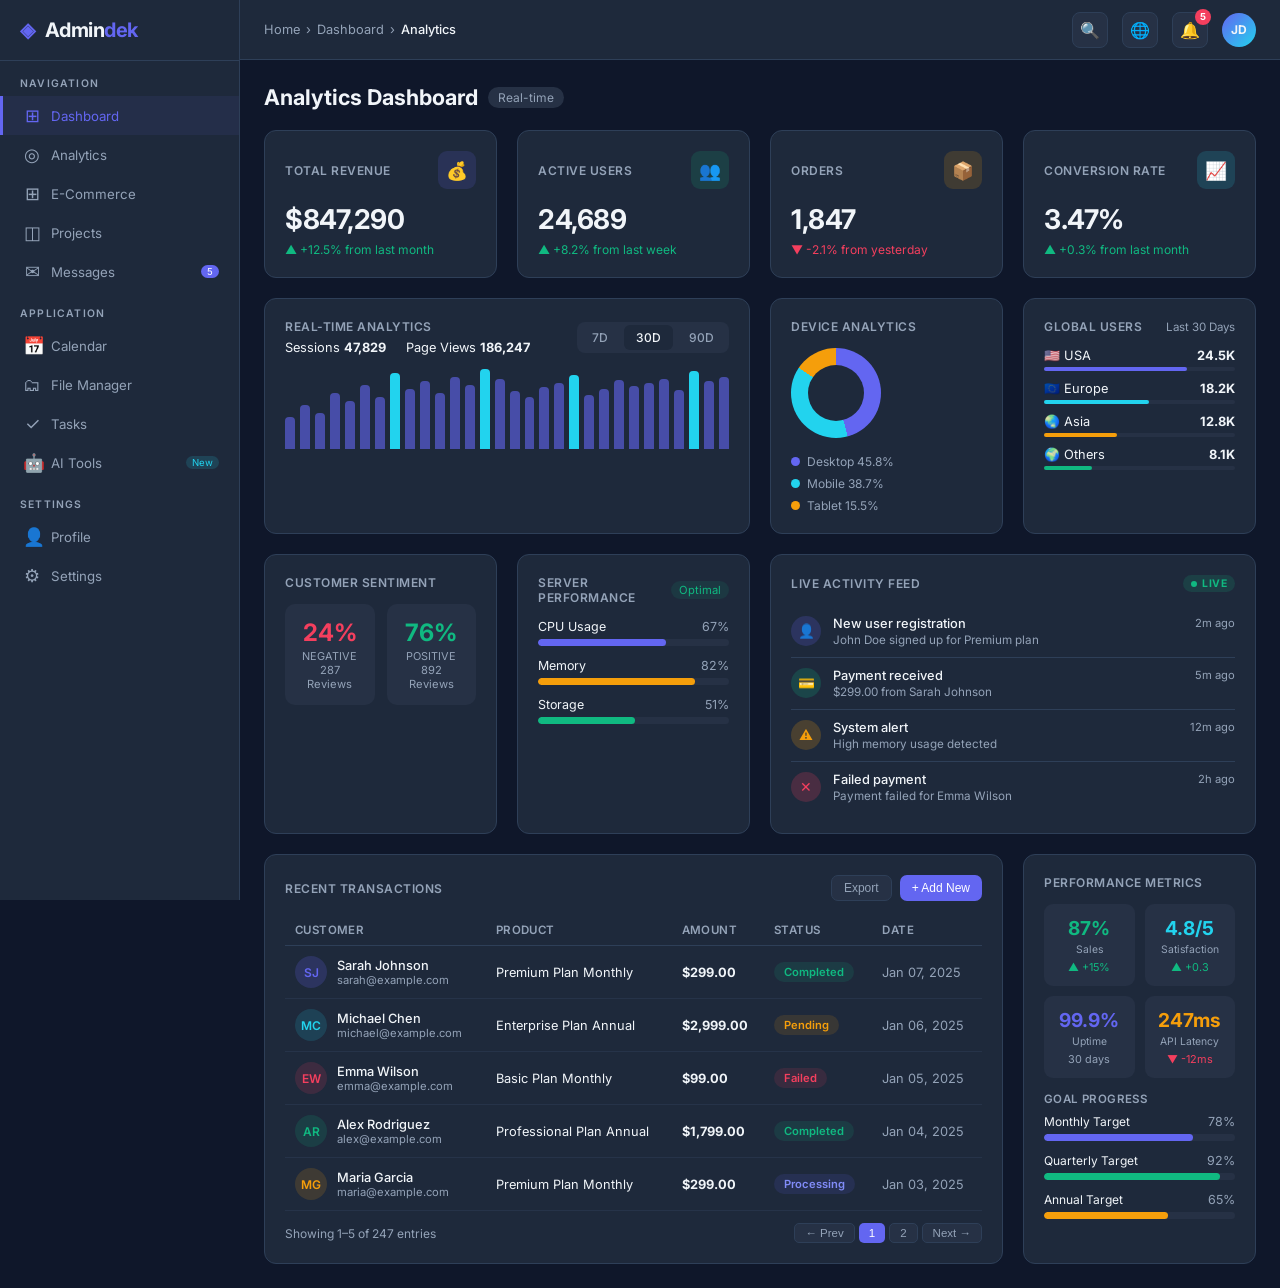
<file: admin/index.html>
<!DOCTYPE html>
<html lang="en">
<head>
<meta charset="UTF-8">
<meta name="viewport" content="width=device-width, initial-scale=1.0">
<title>Analytics Dashboard</title>
<link href="https://fonts.googleapis.com/css2?family=Inter:wght@300;400;500;600;700&display=swap" rel="stylesheet">
<link rel="stylesheet" href="style.css">
</head>
<body>

<!-- SIDEBAR -->
<aside class="sidebar">
  <div class="sidebar-logo">
    ◈ <span>Admin<b style="color:var(--accent)">dek</b></span>
  </div>
  <div class="nav-label">Navigation</div>
  <a class="nav-item active" href="#">
    <span class="nav-icon">⊞</span> Dashboard
  </a>
  <a class="nav-item" href="#">
    <span class="nav-icon">◎</span> Analytics
  </a>
  <a class="nav-item" href="#">
    <span class="nav-icon">⊞</span> E-Commerce
  </a>
  <a class="nav-item" href="#">
    <span class="nav-icon">◫</span> Projects
  </a>
  <a class="nav-item" href="#">
    <span class="nav-icon">✉</span> Messages
    <span style="margin-left:auto;background:var(--accent);color:#fff;font-size:.6rem;padding:1px 6px;border-radius:10px;">5</span>
  </a>
  <div class="nav-label">Application</div>
  <a class="nav-item" href="#">
    <span class="nav-icon">📅</span> Calendar
  </a>
  <a class="nav-item" href="#">
    <span class="nav-icon">🗂</span> File Manager
  </a>
  <a class="nav-item" href="#">
    <span class="nav-icon">✓</span> Tasks
  </a>
  <a class="nav-item" href="#">
    <span class="nav-icon">🤖</span> AI Tools
    <span style="margin-left:auto;background:rgba(34,211,238,.15);color:var(--accent2);font-size:.6rem;padding:1px 6px;border-radius:10px;">New</span>
  </a>
  <div class="nav-label">Settings</div>
  <a class="nav-item" href="#">
    <span class="nav-icon">👤</span> Profile
  </a>
  <a class="nav-item" href="#">
    <span class="nav-icon">⚙</span> Settings
  </a>
</aside>

<!-- HEADER -->
<header>
  <div class="breadcrumb">
    <span>Home</span> › <span>Dashboard</span> › <span>Analytics</span>
  </div>
  <div class="header-actions">
    <div class="btn-icon">🔍</div>
    <div class="btn-icon">🌐</div>
    <div class="btn-icon">🔔 <span class="badge">5</span></div>
    <div class="avatar">JD</div>
  </div>
</header>

<!-- MAIN CONTENT -->
<main>
  <div class="page-title">Analytics Dashboard <small>Real-time</small></div>

  <div class="dashboard-grid">

    <!-- STAT CARDS -->
    <div class="card stat-revenue">
      <div class="card-header">
        <div class="card-title">Total Revenue</div>
        <div class="card-icon" style="background:rgba(99,102,241,.15);color:var(--accent)">💰</div>
      </div>
      <div class="card-value">$847,290</div>
      <div class="card-delta up">▲ +12.5% from last month</div>
    </div>

    <div class="card stat-users">
      <div class="card-header">
        <div class="card-title">Active Users</div>
        <div class="card-icon" style="background:rgba(16,185,129,.15);color:var(--green)">👥</div>
      </div>
      <div class="card-value">24,689</div>
      <div class="card-delta up">▲ +8.2% from last week</div>
    </div>

    <div class="card stat-orders">
      <div class="card-header">
        <div class="card-title">Orders</div>
        <div class="card-icon" style="background:rgba(245,158,11,.15);color:var(--yellow)">📦</div>
      </div>
      <div class="card-value">1,847</div>
      <div class="card-delta down">▼ -2.1% from yesterday</div>
    </div>

    <div class="card stat-conv">
      <div class="card-header">
        <div class="card-title">Conversion Rate</div>
        <div class="card-icon" style="background:rgba(34,211,238,.15);color:var(--accent2)">📈</div>
      </div>
      <div class="card-value">3.47%</div>
      <div class="card-delta up">▲ +0.3% from last month</div>
    </div>

    <!-- ANALYTICS CHART -->
    <div class="card card-analytics">
      <div class="card-header">
        <div>
          <div class="card-title">Real-time Analytics</div>
          <div style="display:flex;gap:20px;margin-top:6px;font-size:0.8rem;">
            <span>Sessions <strong style="color:var(--text)">47,829</strong></span>
            <span>Page Views <strong style="color:var(--text)">186,247</strong></span>
          </div>
        </div>
        <div class="tab-group">
          <div class="tab">7D</div>
          <div class="tab active">30D</div>
          <div class="tab">90D</div>
        </div>
      </div>
      <div class="mini-chart">
        <div class="bar" style="height:40%"></div>
        <div class="bar" style="height:55%"></div>
        <div class="bar" style="height:45%"></div>
        <div class="bar" style="height:70%"></div>
        <div class="bar" style="height:60%"></div>
        <div class="bar" style="height:80%"></div>
        <div class="bar" style="height:65%"></div>
        <div class="bar hi" style="height:95%"></div>
        <div class="bar" style="height:75%"></div>
        <div class="bar" style="height:85%"></div>
        <div class="bar" style="height:70%"></div>
        <div class="bar" style="height:90%"></div>
        <div class="bar" style="height:80%"></div>
        <div class="bar hi" style="height:100%"></div>
        <div class="bar" style="height:88%"></div>
        <div class="bar" style="height:72%"></div>
        <div class="bar" style="height:65%"></div>
        <div class="bar" style="height:78%"></div>
        <div class="bar" style="height:82%"></div>
        <div class="bar hi" style="height:92%"></div>
        <div class="bar" style="height:68%"></div>
        <div class="bar" style="height:75%"></div>
        <div class="bar" style="height:86%"></div>
        <div class="bar" style="height:79%"></div>
        <div class="bar" style="height:83%"></div>
        <div class="bar" style="height:88%"></div>
        <div class="bar" style="height:74%"></div>
        <div class="bar hi" style="height:97%"></div>
        <div class="bar" style="height:85%"></div>
        <div class="bar" style="height:90%"></div>
      </div>
    </div>

    <!-- DEVICE ANALYTICS -->
    <div class="card card-device">
      <div class="card-header"><div class="card-title">Device Analytics</div></div>
      <div class="donut-wrap">
        <div class="donut"></div>
        <div class="legend">
          <div class="legend-item"><span class="dot" style="background:var(--accent)"></span>Desktop 45.8%</div>
          <div class="legend-item"><span class="dot" style="background:var(--accent2)"></span>Mobile 38.7%</div>
          <div class="legend-item"><span class="dot" style="background:var(--yellow)"></span>Tablet 15.5%</div>
        </div>
      </div>
    </div>

    <!-- GLOBAL DISTRIBUTION -->
    <div class="card card-globe">
      <div class="card-header"><div class="card-title">Global Users</div><span style="font-size:.72rem;color:var(--muted)">Last 30 Days</span></div>
      <div class="region-list">
        <div>
          <div class="region-row"><span>🇺🇸 USA</span><strong>24.5K</strong></div>
          <div class="region-bar" style="width:100%;background:var(--surface2)"><div class="region-bar" style="width:75%;background:var(--accent)"></div></div>
        </div>
        <div>
          <div class="region-row"><span>🇪🇺 Europe</span><strong>18.2K</strong></div>
          <div class="region-bar" style="width:100%;background:var(--surface2)"><div class="region-bar" style="width:55%;background:var(--accent2)"></div></div>
        </div>
        <div>
          <div class="region-row"><span>🌏 Asia</span><strong>12.8K</strong></div>
          <div class="region-bar" style="width:100%;background:var(--surface2)"><div class="region-bar" style="width:38%;background:var(--yellow)"></div></div>
        </div>
        <div>
          <div class="region-row"><span>🌍 Others</span><strong>8.1K</strong></div>
          <div class="region-bar" style="width:100%;background:var(--surface2)"><div class="region-bar" style="width:25%;background:var(--green)"></div></div>
        </div>
      </div>
    </div>

    <!-- SENTIMENT -->
    <div class="card card-sentiment">
      <div class="card-header"><div class="card-title">Customer Sentiment</div></div>
      <div class="sentiment-ring">
        <div class="sring">
          <div class="pct down">24%</div>
          <div class="lbl">NEGATIVE</div>
          <div class="sub">287 Reviews</div>
        </div>
        <div class="sring">
          <div class="pct up">76%</div>
          <div class="lbl">POSITIVE</div>
          <div class="sub">892 Reviews</div>
        </div>
      </div>
    </div>

    <!-- SERVER PERF -->
    <div class="card card-server">
      <div class="card-header">
        <div class="card-title">Server Performance</div>
        <span style="font-size:.7rem;color:var(--green);background:rgba(16,185,129,.1);padding:2px 8px;border-radius:20px;">Optimal</span>
      </div>
      <div class="perf-row">
        <div class="perf-label"><span>CPU Usage</span><span>67%</span></div>
        <div class="prog-track"><div class="prog-fill" style="width:67%;background:var(--accent)"></div></div>
      </div>
      <div class="perf-row">
        <div class="perf-label"><span>Memory</span><span>82%</span></div>
        <div class="prog-track"><div class="prog-fill" style="width:82%;background:var(--yellow)"></div></div>
      </div>
      <div class="perf-row">
        <div class="perf-label"><span>Storage</span><span>51%</span></div>
        <div class="prog-track"><div class="prog-fill" style="width:51%;background:var(--green)"></div></div>
      </div>
    </div>

    <!-- LIVE ACTIVITY -->
    <div class="card card-activity">
      <div class="card-header">
        <div class="card-title">Live Activity Feed</div>
        <span class="live-badge">Live</span>
      </div>
      <div class="activity-list">
        <div class="activity-item">
          <div class="a-dot" style="background:rgba(99,102,241,.2);color:var(--accent)">👤</div>
          <div class="a-body">
            <div class="a-title">New user registration</div>
            <div class="a-sub">John Doe signed up for Premium plan</div>
          </div>
          <div class="a-time">2m ago</div>
        </div>
        <div class="activity-item">
          <div class="a-dot" style="background:rgba(16,185,129,.2);color:var(--green)">💳</div>
          <div class="a-body">
            <div class="a-title">Payment received</div>
            <div class="a-sub">$299.00 from Sarah Johnson</div>
          </div>
          <div class="a-time">5m ago</div>
        </div>
        <div class="activity-item">
          <div class="a-dot" style="background:rgba(245,158,11,.2);color:var(--yellow)">⚠</div>
          <div class="a-body">
            <div class="a-title">System alert</div>
            <div class="a-sub">High memory usage detected</div>
          </div>
          <div class="a-time">12m ago</div>
        </div>
        <div class="activity-item">
          <div class="a-dot" style="background:rgba(244,63,94,.2);color:var(--red)">✕</div>
          <div class="a-body">
            <div class="a-title">Failed payment</div>
            <div class="a-sub">Payment failed for Emma Wilson</div>
          </div>
          <div class="a-time">2h ago</div>
        </div>
      </div>
    </div>

    <!-- TRANSACTIONS TABLE -->
    <div class="card card-transactions">
      <div class="card-header">
        <div class="card-title">Recent Transactions</div>
        <div style="display:flex;gap:8px;">
          <button style="background:var(--surface2);border:1px solid var(--border);color:var(--muted);padding:5px 12px;border-radius:7px;font-size:.75rem;cursor:pointer;">Export</button>
          <button style="background:var(--accent);border:none;color:#fff;padding:5px 12px;border-radius:7px;font-size:.75rem;cursor:pointer;">+ Add New</button>
        </div>
      </div>
      <table>
        <thead>
          <tr>
            <th>Customer</th>
            <th>Product</th>
            <th>Amount</th>
            <th>Status</th>
            <th>Date</th>
          </tr>
        </thead>
        <tbody>
          <tr>
            <td><div class="user-cell"><div class="user-avatar" style="background:rgba(99,102,241,.2);color:var(--accent)">SJ</div><div><div class="user-name">Sarah Johnson</div><div class="user-email">sarah@example.com</div></div></div></td>
            <td>Premium Plan Monthly</td>
            <td><strong>$299.00</strong></td>
            <td><span class="status-badge s-completed">Completed</span></td>
            <td style="color:var(--muted)">Jan 07, 2025</td>
          </tr>
          <tr>
            <td><div class="user-cell"><div class="user-avatar" style="background:rgba(34,211,238,.15);color:var(--accent2)">MC</div><div><div class="user-name">Michael Chen</div><div class="user-email">michael@example.com</div></div></div></td>
            <td>Enterprise Plan Annual</td>
            <td><strong>$2,999.00</strong></td>
            <td><span class="status-badge s-pending">Pending</span></td>
            <td style="color:var(--muted)">Jan 06, 2025</td>
          </tr>
          <tr>
            <td><div class="user-cell"><div class="user-avatar" style="background:rgba(244,63,94,.15);color:var(--red)">EW</div><div><div class="user-name">Emma Wilson</div><div class="user-email">emma@example.com</div></div></div></td>
            <td>Basic Plan Monthly</td>
            <td><strong>$99.00</strong></td>
            <td><span class="status-badge s-failed">Failed</span></td>
            <td style="color:var(--muted)">Jan 05, 2025</td>
          </tr>
          <tr>
            <td><div class="user-cell"><div class="user-avatar" style="background:rgba(16,185,129,.15);color:var(--green)">AR</div><div><div class="user-name">Alex Rodriguez</div><div class="user-email">alex@example.com</div></div></div></td>
            <td>Professional Plan Annual</td>
            <td><strong>$1,799.00</strong></td>
            <td><span class="status-badge s-completed">Completed</span></td>
            <td style="color:var(--muted)">Jan 04, 2025</td>
          </tr>
          <tr>
            <td><div class="user-cell"><div class="user-avatar" style="background:rgba(245,158,11,.15);color:var(--yellow)">MG</div><div><div class="user-name">Maria Garcia</div><div class="user-email">maria@example.com</div></div></div></td>
            <td>Premium Plan Monthly</td>
            <td><strong>$299.00</strong></td>
            <td><span class="status-badge s-processing">Processing</span></td>
            <td style="color:var(--muted)">Jan 03, 2025</td>
          </tr>
        </tbody>
      </table>
      <div style="font-size:.75rem;color:var(--muted);margin-top:12px;display:flex;align-items:center;justify-content:space-between;">
        <span>Showing 1–5 of 247 entries</span>
        <div style="display:flex;gap:4px;">
          <button style="background:var(--surface2);border:1px solid var(--border);color:var(--muted);padding:3px 10px;border-radius:5px;cursor:pointer;font-size:.72rem;">← Prev</button>
          <button style="background:var(--accent);border:none;color:#fff;padding:3px 10px;border-radius:5px;cursor:pointer;font-size:.72rem;">1</button>
          <button style="background:var(--surface2);border:1px solid var(--border);color:var(--muted);padding:3px 10px;border-radius:5px;cursor:pointer;font-size:.72rem;">2</button>
          <button style="background:var(--surface2);border:1px solid var(--border);color:var(--muted);padding:3px 10px;border-radius:5px;cursor:pointer;font-size:.72rem;">Next →</button>
        </div>
      </div>
    </div>

    <!-- PERFORMANCE METRICS -->
    <div class="card card-metrics">
      <div class="card-header"><div class="card-title">Performance Metrics</div></div>
      <div class="metrics-grid">
        <div class="metric-tile">
          <div class="metric-val" style="color:var(--green)">87%</div>
          <div class="metric-lbl">Sales</div>
          <div class="metric-delta up">▲ +15%</div>
        </div>
        <div class="metric-tile">
          <div class="metric-val" style="color:var(--accent2)">4.8/5</div>
          <div class="metric-lbl">Satisfaction</div>
          <div class="metric-delta up">▲ +0.3</div>
        </div>
        <div class="metric-tile">
          <div class="metric-val" style="color:var(--accent)">99.9%</div>
          <div class="metric-lbl">Uptime</div>
          <div class="metric-delta" style="color:var(--muted)">30 days</div>
        </div>
        <div class="metric-tile">
          <div class="metric-val" style="color:var(--yellow)">247ms</div>
          <div class="metric-lbl">API Latency</div>
          <div class="metric-delta down">▼ -12ms</div>
        </div>
      </div>
      <div style="margin-top:14px;">
        <div style="font-size:.72rem;color:var(--muted);margin-bottom:8px;font-weight:600;text-transform:uppercase;letter-spacing:.4px;">Goal Progress</div>
        <div class="perf-row">
          <div class="perf-label"><span style="font-size:.75rem">Monthly Target</span><span>78%</span></div>
          <div class="prog-track"><div class="prog-fill" style="width:78%;background:var(--accent)"></div></div>
        </div>
        <div class="perf-row">
          <div class="perf-label"><span style="font-size:.75rem">Quarterly Target</span><span>92%</span></div>
          <div class="prog-track"><div class="prog-fill" style="width:92%;background:var(--green)"></div></div>
        </div>
        <div class="perf-row">
          <div class="perf-label"><span style="font-size:.75rem">Annual Target</span><span>65%</span></div>
          <div class="prog-track"><div class="prog-fill" style="width:65%;background:var(--yellow)"></div></div>
        </div>
      </div>
    </div>

  </div><!-- /dashboard-grid -->
</main>

</body>
</html>
</file>
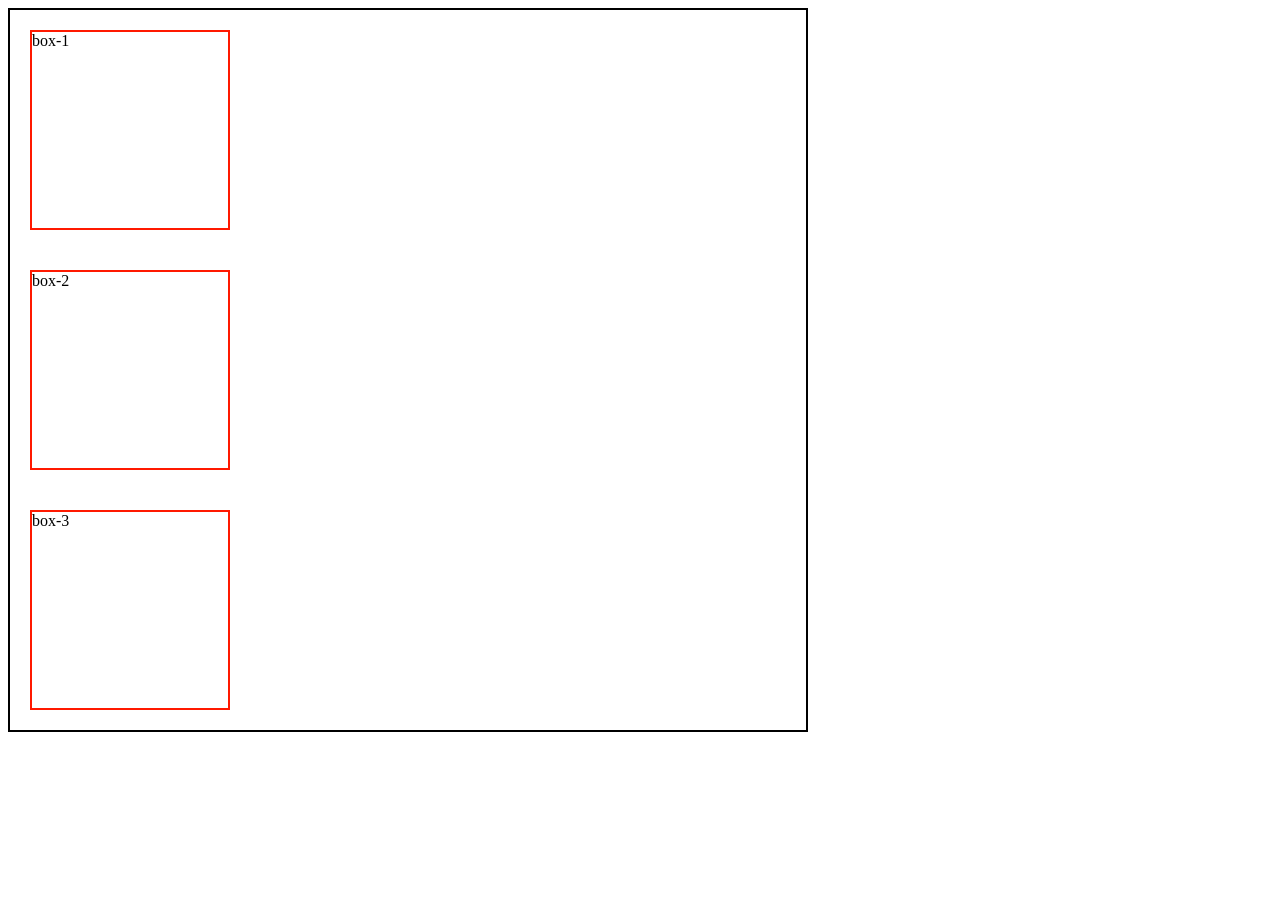
<file: Flex/index.html>
<!DOCTYPE html>
<html lang="en">
<head>
  <meta charset="UTF-8">
  <meta name="viewport" content="width=device-width, initial-scale=1.0">
  <title>Flex</title>
  <link rel="stylesheet" href="style.css">
</head>
<body>
<div class="container">
  <div class="box" id="box-1">box-1</div>
  <div class="box" id="box-1">box-2</div>
  <div class="box" id="box-1">box-3</div>
</div>
</body>
</html>
</file>
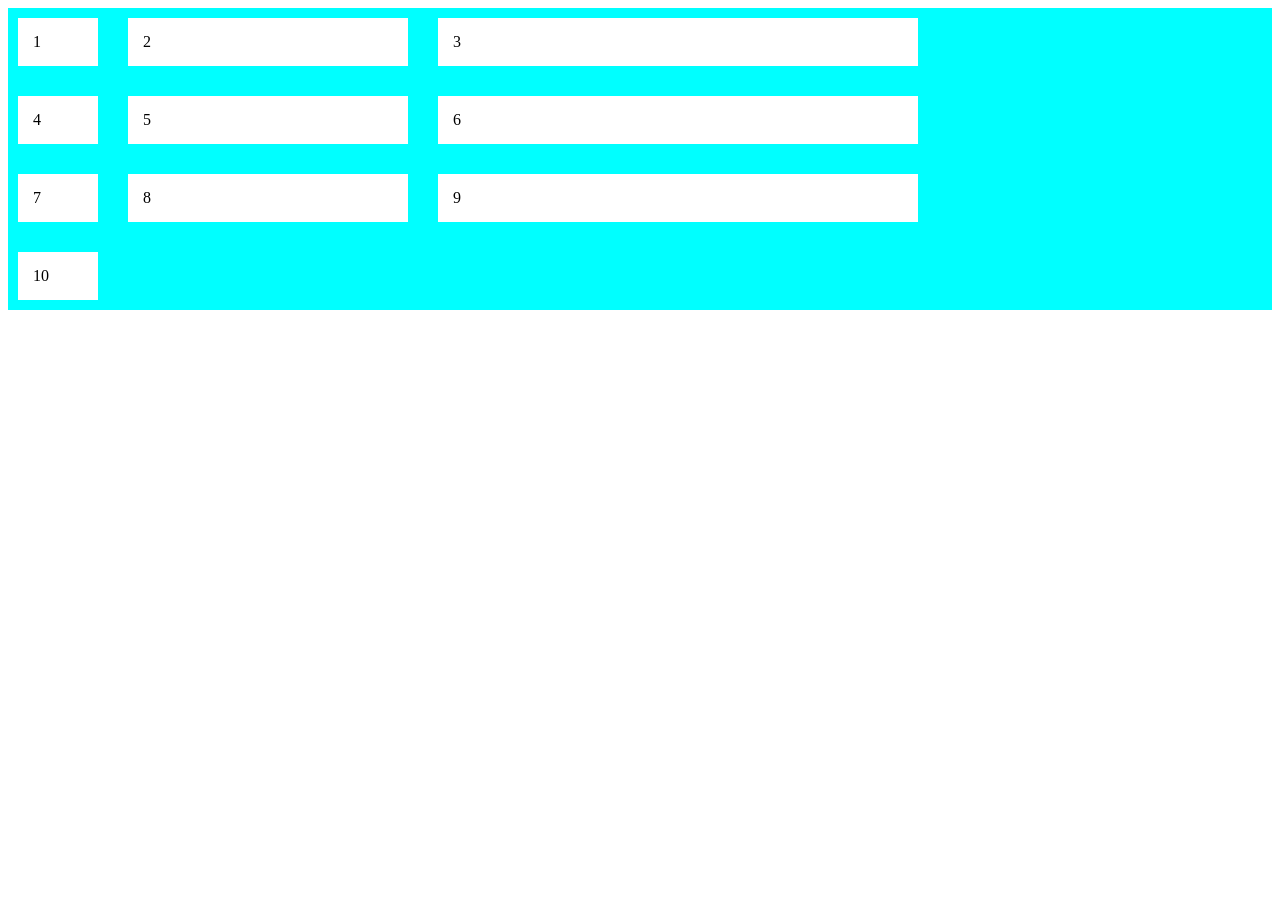
<file: GRID/index.html>
<!DOCTYPE html>
<html lang="en">
<head>
  <meta charset="UTF-8">
  <meta name="viewport" content="width=device-width, initial-scale=1.0">
  <title>Grid</title>
  <link rel="stylesheet" href="style.css">
</head>
<body>
  <div class="grid">
      <div class="txt">1</div>
      <div class="txt">2</div>
      <div class="txt">3</div>
      <div class="txt">4</div>
      <div class="txt">5</div>
      <div class="txt">6</div>
      <div class="txt">7</div>
      <div class="txt">8</div>
      <div class="txt">9</div>
      <div class="txt">10</div>
      
  </div>
</body>
</html>
</file>
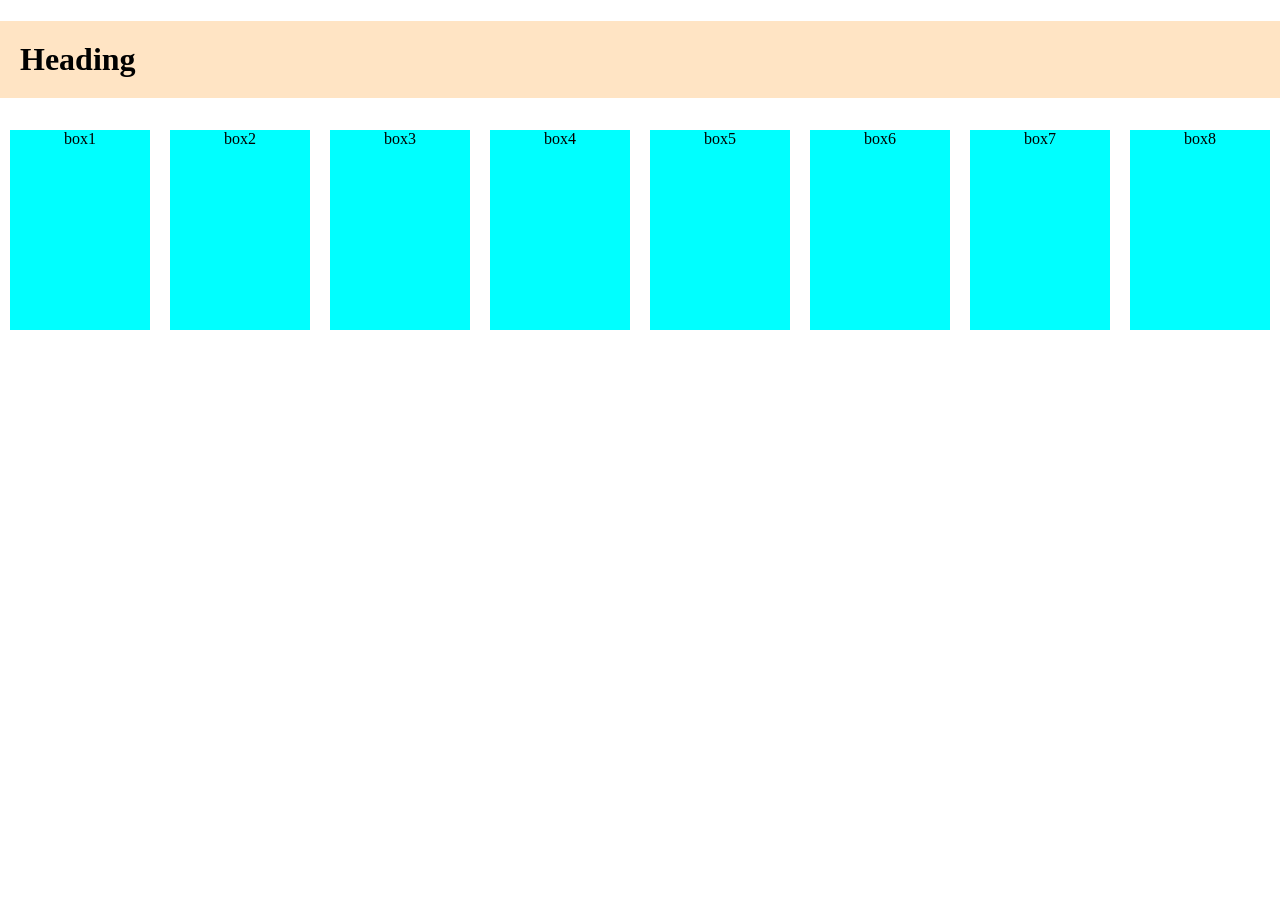
<file: media/index.html>
<!DOCTYPE html>
<html lang="en">
<head>
  <meta charset="UTF-8">
  <meta name="viewport" content="width=device-width, initial-scale=1.0">
  <title>Box</title>
  <link rel="stylesheet" href="style.css">
</head>
<body>

  <div class="head">
    <h1>Heading</h1>
  </div>

  <div class="main">
    <div class="box">box1</div>
    <div class="box">box2</div>
    <div class="box">box3</div>
    <div class="box">box4</div>
    <div class="box">box5</div>
    <div class="box">box6</div>
    <div class="box">box7</div>
    <div class="box">box8</div>
  </div>
</body>
</html>
</file>
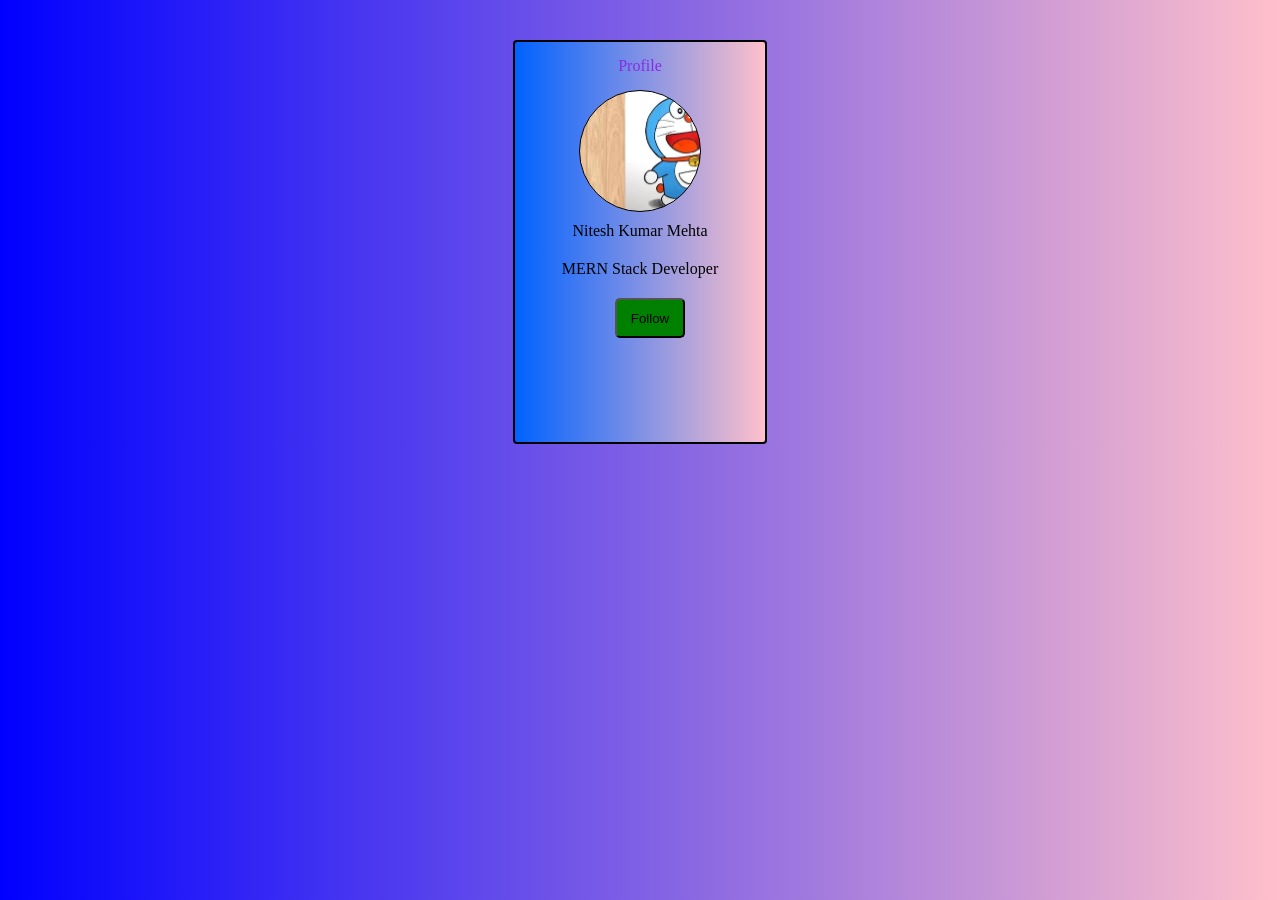
<file: Profile Card/index.html>
<!DOCTYPE html>
<html lang="en">
<head>
  <meta charset="UTF-8">
  <meta name="viewport" content="width=device-width, initial-scale=1.0">
  <title>Profile Card</title>
  <link rel="stylesheet" href="style.css">
</head>
<body>
  <div class="card">
    <div class="profile">Profile</div>
    <div class="image">
      
    </div>
    <div class="name">Nitesh Kumar Mehta</div>
    <div class="stack">MERN Stack Developer</div>
    <div>
      <button class="btn">Follow</button>
    </div>
  </div>
</body>
</html>
</file>
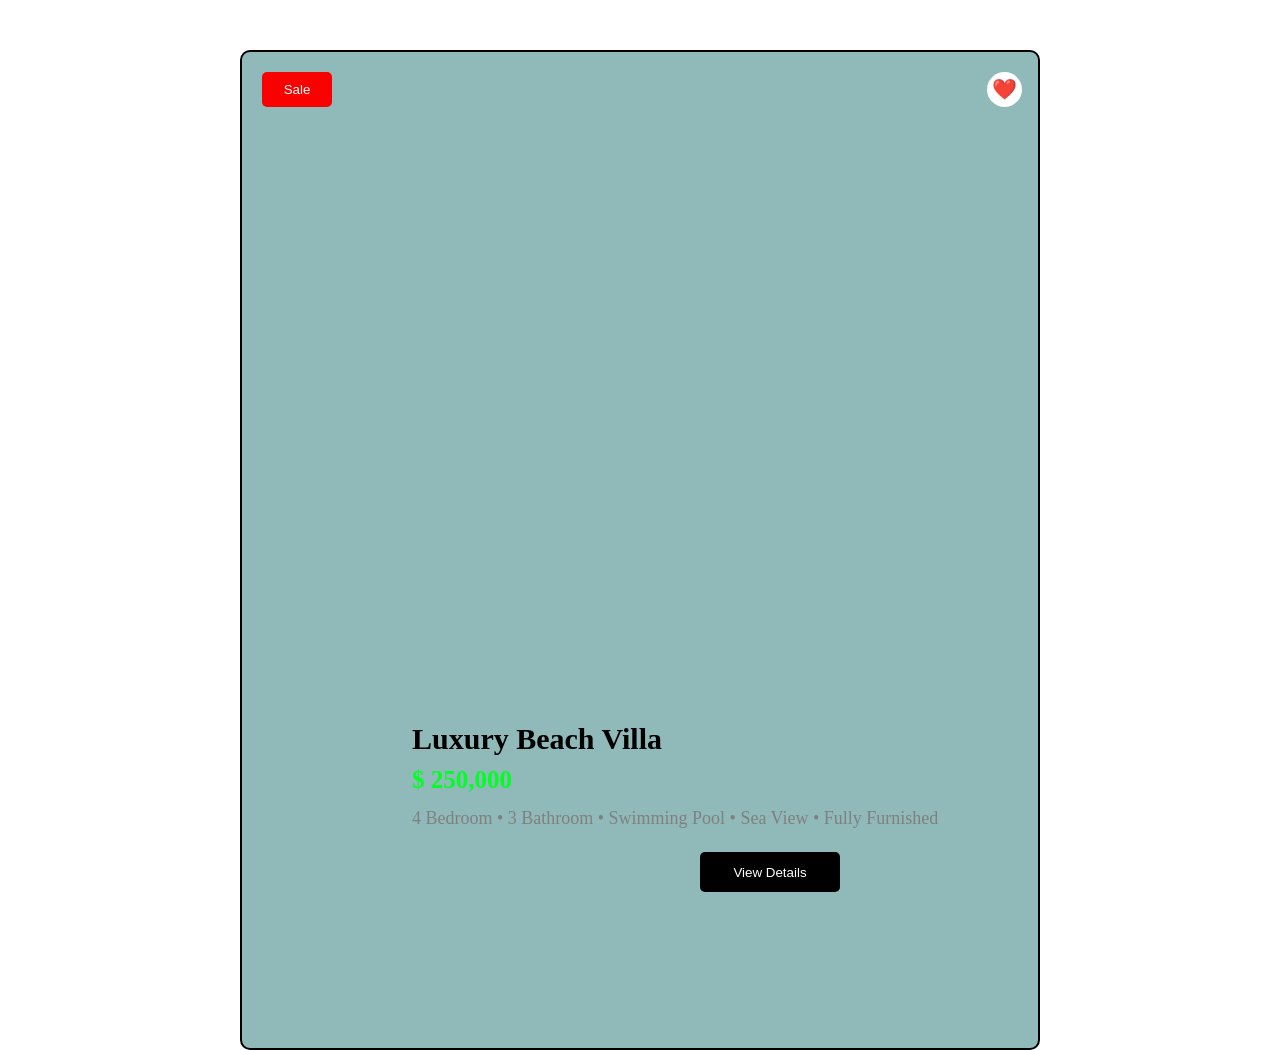
<file: Property Card/index.html>
<!DOCTYPE html>
<html lang="en">
<head>
  <meta charset="UTF-8">
  <meta name="viewport" content="width=device-width, initial-scale=1.0">
  <title>Card</title>
  <link rel="stylesheet" href="style.css">
</head>
<body>
  <div class="box">
  
  <div class="image">
    <button class="btn">Sale</button>
    <div class="like">❤️</div>
  </div>

  <div class="content">
    <h2>Luxury Beach Villa</h2>
    <p class="price">$ 250,000</p>
    <p class="details">
      4 Bedroom • 3 Bathroom • Swimming Pool • Sea View • Fully Furnished
    </p>
    <button class="book-btn">View Details</button>
  </div>

</div>
  
</body>
</html>
</file>
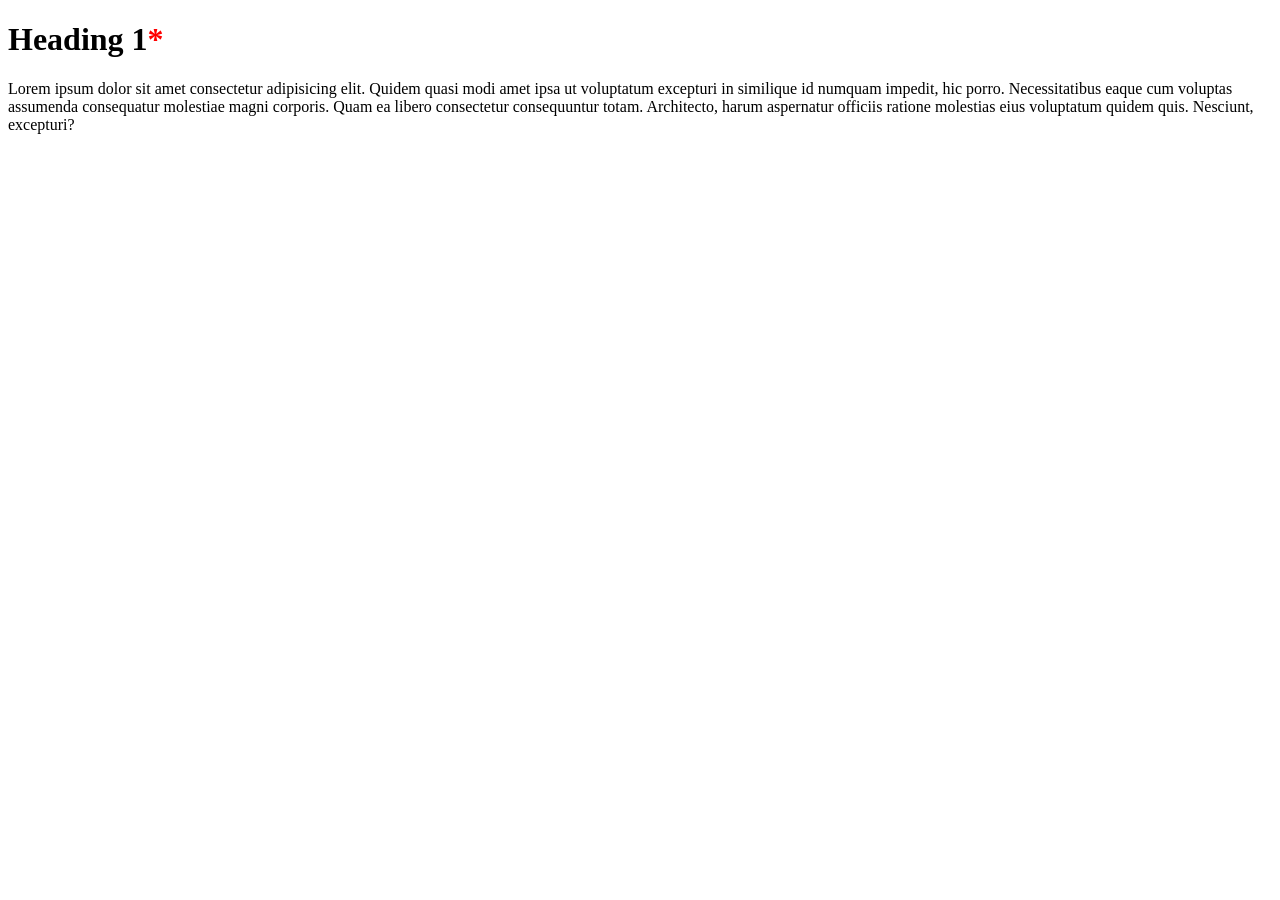
<file: psudo classes/index.html>
<!DOCTYPE html>
<html lang="en">
<head>
  <meta charset="UTF-8">
  <meta name="viewport" content="width=device-width, initial-scale=1.0">
  <title>Document</title>
  <link rel="stylesheet" href="style.css">
</head>
<body>
  <!-- <a href="">nitesh</a> -->

  <!-- <ul>
    <li>Home </li>
    <li>About </li>
    <li>Contact</li>
    <li>service</li>
    <li>Product</li>
  </ul> -->

  <h1>Heading 1</h1>
  <p>Lorem ipsum dolor sit amet consectetur adipisicing elit. Quidem quasi modi amet ipsa ut voluptatum excepturi in similique id numquam impedit, hic porro. Necessitatibus eaque cum voluptas assumenda consequatur molestiae magni corporis. Quam ea libero consectetur consequuntur totam. Architecto, harum aspernatur officiis ratione molestias eius voluptatum quidem quis. Nesciunt, excepturi?</p>
</body>
</html>
</file>
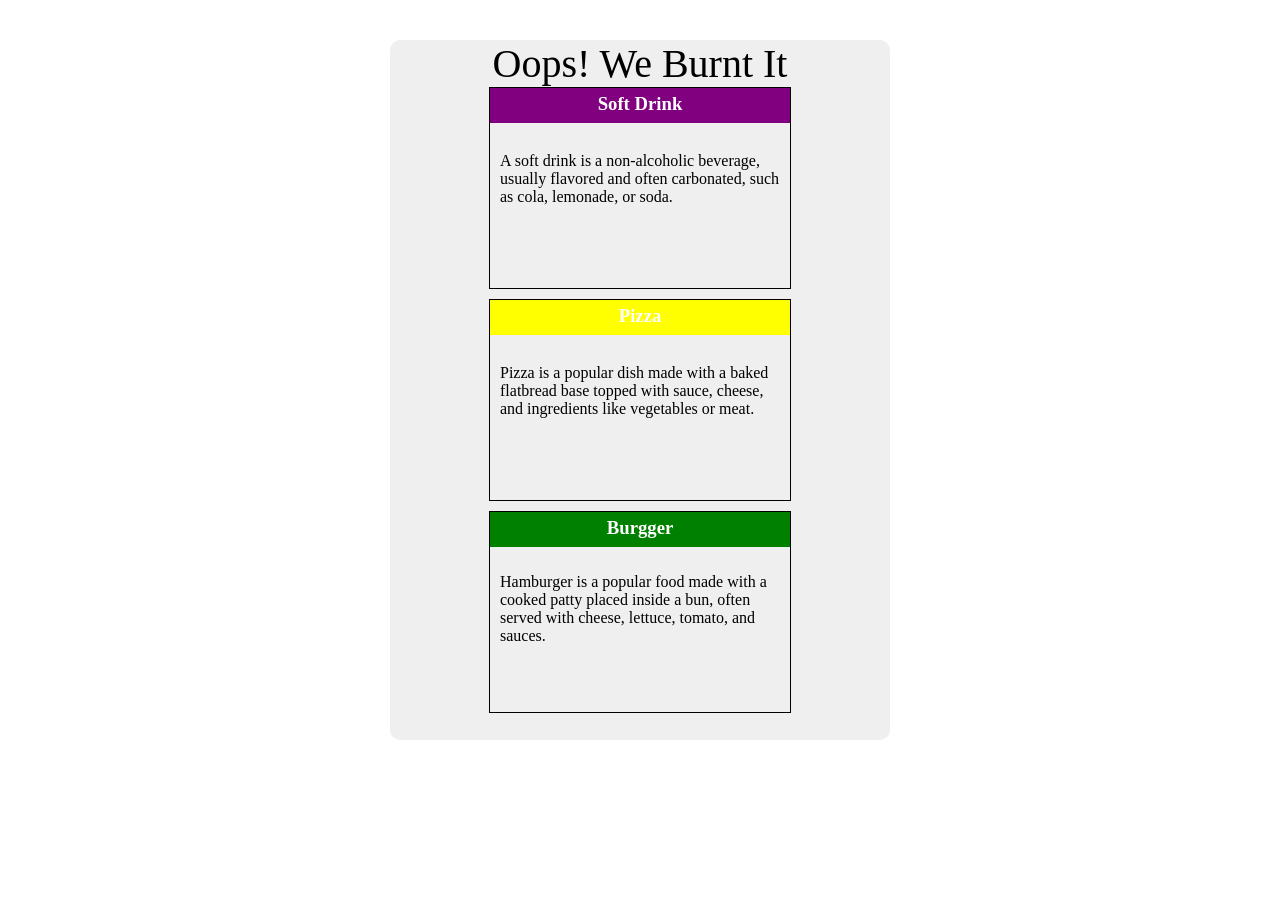
<file: resturant Card/index.html>
<!DOCTYPE html>
<html lang="en">
<head>
  <meta charset="UTF-8">
  <meta name="viewport" content="width=device-width, initial-scale=1.0">
  <title>Variable</title>
  <link rel="stylesheet" href="style.css">
</head>
<body>
  <div class="parent">
    <div class="head">Oops! We Burnt It</div>
    <div class="card1">
      <h3>Soft Drink</h3>
      <p>A soft drink is a non-alcoholic beverage, usually flavored and often carbonated, such as cola, lemonade, or soda.</p>
    </div>
    <div class="card2">
      <h3>Pizza</h3>
      <p>Pizza is a popular dish made with a baked flatbread base topped with sauce, cheese, and ingredients like vegetables or meat.</p>
    </div>
    <div class="card3">
      <h3>Burgger</h3>
      <p>Hamburger is a popular food made with a cooked patty placed inside a bun, often served with cheese, lettuce, tomato, and sauces.</p>
    </div>
  </div>
</body>
</html>
</file>
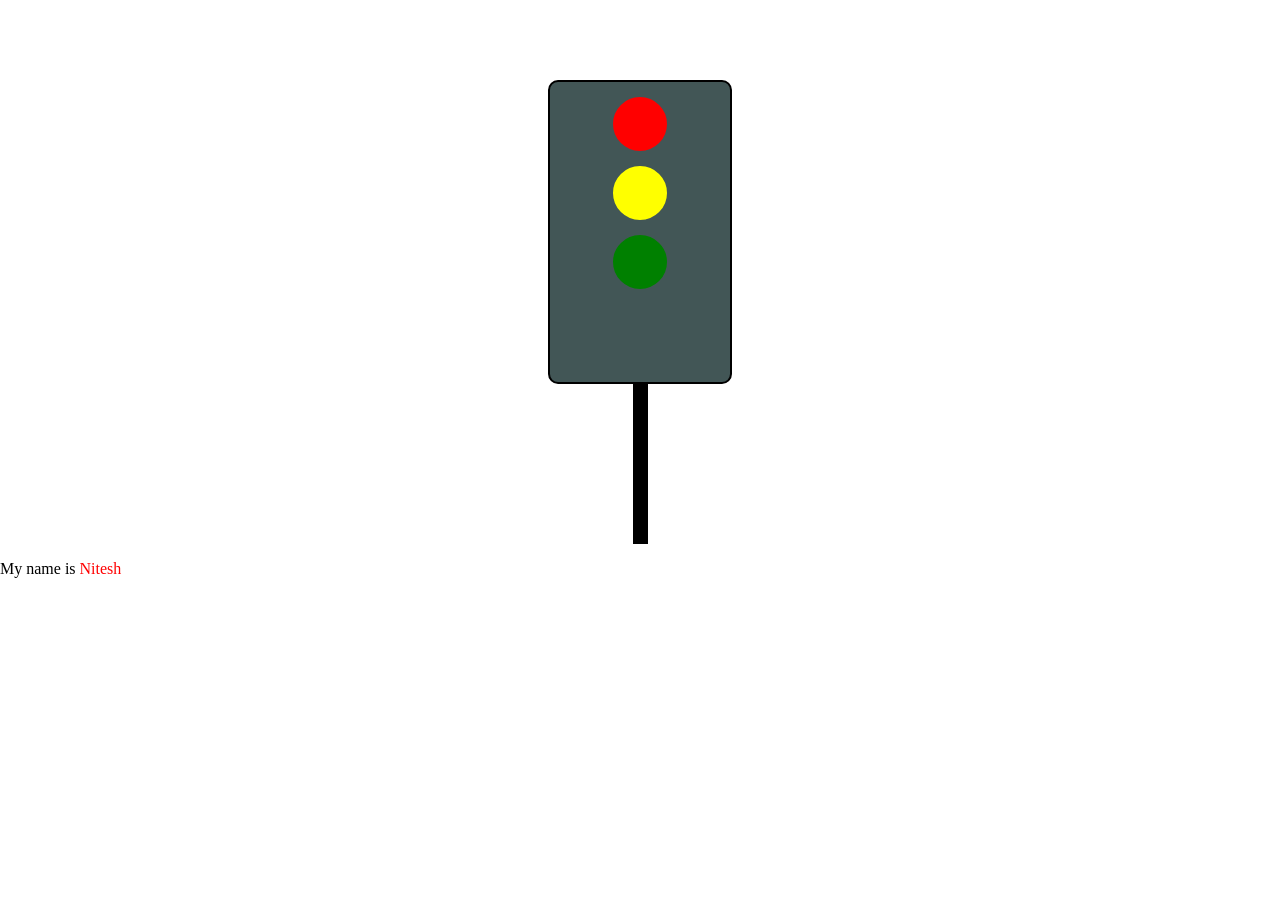
<file: Traffic/index.html>
<!DOCTYPE html>
<html lang="en">
<head>
  <meta charset="UTF-8">
  <meta name="viewport" content="width=device-width, initial-scale=1.0">
  <title>Traffic light</title>
  <link rel="stylesheet" href="style.css">
</head>
<body>
  <div class="block">
    <div class="a"></div>
    <div class="b"></div>
    <div class="c"></div>
  </div>
  <div class="rod"></div>
  <p>My name is <span style="color:red;">Nitesh</span></p>
</body>
</html>
</file>
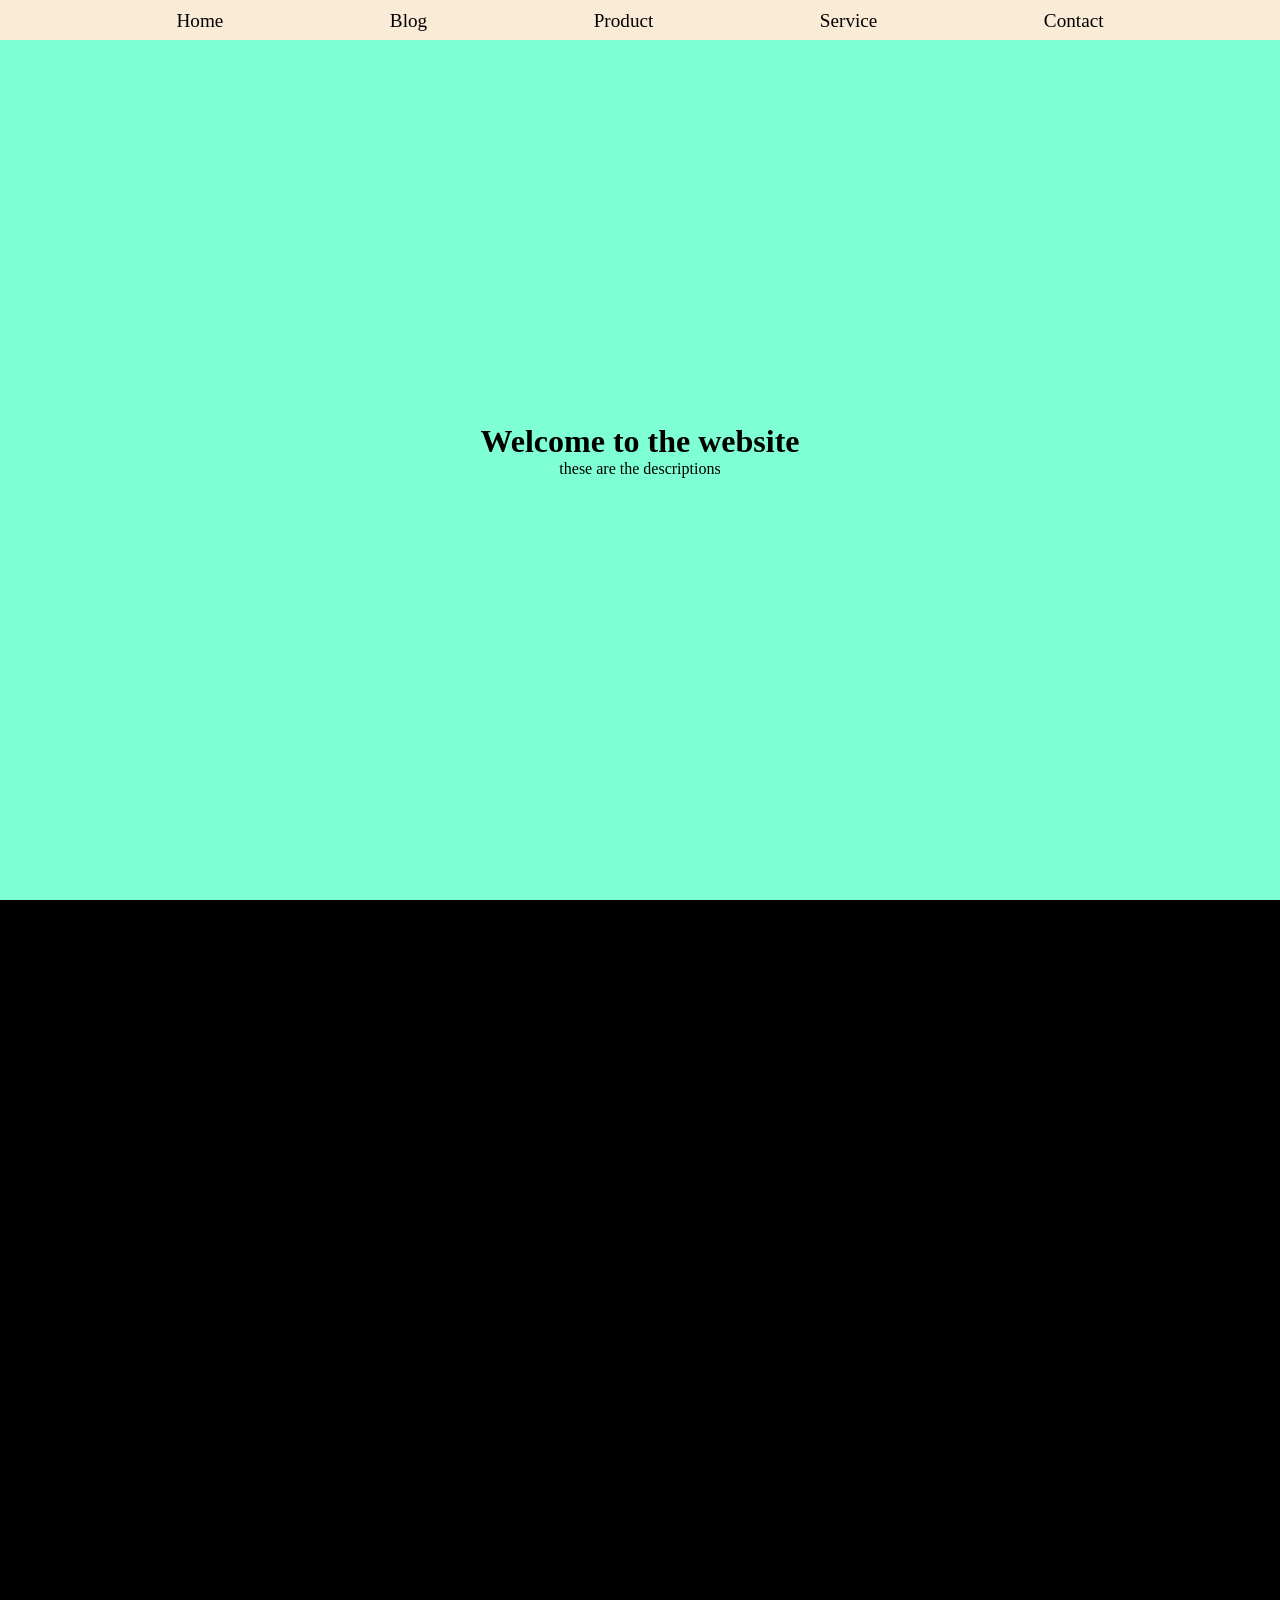
<file: WEBSITE/index.html>
<!DOCTYPE html>
<html lang="en">
<head>
  <meta charset="UTF-8">
  <meta name="viewport" content="width=device-width, initial-scale=1.0">
  <title>website</title>
  <link rel="stylesheet" href="style.css">
</head>
<body>
  <head>
    <div class="head">     
       <ul class="anc">
          <li><a href="https://example.com">Home</a></li>
          <li><a href="https://example.com/about">Blog</a></li>
          <li><a href="https://example.com/about">Product</a></li>
          <li><a href="https://example.com/contact">Service</a></li>
          <li><a href="https://example.com/about">Contact</a></li>
      </ul>
    </div>
  </head>
  <main>
    <div class="main">
      <h1 class="wel">Welcome to the website</h1>
      <p class="des">these are the descriptions</p>
    </div>
  </main>
  <footer>
    <div class="footer">Footer</div>
  </footer>
</body>
</html>
</file>
<file: admin/style.css>
*, *::before, *::after { box-sizing: border-box; margin: 0; padding: 0; }

  :root {
    --bg: #0f172a;
    --surface: #1e293b;
    --surface2: #263145;
    --border: #2e3f58;
    --accent: #6366f1;
    --accent2: #22d3ee;
    --green: #10b981;
    --red: #f43f5e;
    --yellow: #f59e0b;
    --text: #f1f5f9;
    --muted: #94a3b8;
    --sidebar-w: 240px;
    --header-h: 60px;
    --radius: 12px;
  }

  body {
    font-family: 'Inter', sans-serif;
    background: var(--bg);
    color: var(--text);
    display: grid;
    grid-template-columns: var(--sidebar-w) 1fr;
    grid-template-rows: var(--header-h) 1fr;
    grid-template-areas:
      "sidebar header"
      "sidebar main";
    min-height: 100vh;
  }

  /* ── SIDEBAR ── */
  .sidebar {
    grid-area: sidebar;
    background: var(--surface);
    border-right: 1px solid var(--border);
    display: flex;
    flex-direction: column;
    overflow-y: auto;
    position: sticky;
    top: 0;
    height: 100vh;
  }

  .sidebar-logo {
    padding: 18px 20px;
    font-size: 1.25rem;
    font-weight: 700;
    letter-spacing: -0.5px;
    color: var(--accent);
    border-bottom: 1px solid var(--border);
    display: flex;
    align-items: center;
    gap: 10px;
  }

  .sidebar-logo span {
    color: var(--text);
  }

  .nav-label {
    font-size: 0.65rem;
    text-transform: uppercase;
    letter-spacing: 1.2px;
    color: var(--muted);
    padding: 16px 20px 6px;
    font-weight: 600;
  }

  .nav-item {
    display: flex;
    align-items: center;
    gap: 10px;
    padding: 9px 20px;
    font-size: 0.83rem;
    color: var(--muted);
    cursor: pointer;
    transition: all .15s;
    border-left: 3px solid transparent;
    text-decoration: none;
  }
  .nav-item:hover { background: var(--surface2); color: var(--text); }
  .nav-item.active { color: var(--accent); border-left-color: var(--accent); background: rgba(99,102,241,.08); }

  .nav-icon { font-size: 1.1rem; width: 18px; text-align: center; }

  /* ── HEADER ── */
  header {
    grid-area: header;
    background: var(--surface);
    border-bottom: 1px solid var(--border);
    display: flex;
    align-items: center;
    justify-content: space-between;
    padding: 0 24px;
    position: sticky;
    top: 0;
    z-index: 10;
  }

  .breadcrumb {
    font-size: 0.8rem;
    color: var(--muted);
    display: flex;
    align-items: center;
    gap: 6px;
  }
  .breadcrumb span:last-child { color: var(--text); font-weight: 500; }

  .header-actions {
    display: flex;
    align-items: center;
    gap: 14px;
  }

  .btn-icon {
    width: 36px; height: 36px;
    border-radius: 8px;
    background: var(--surface2);
    border: 1px solid var(--border);
    color: var(--muted);
    cursor: pointer;
    display: flex; align-items: center; justify-content: center;
    font-size: 1rem;
    transition: .15s;
    position: relative;
  }
  .btn-icon:hover { color: var(--text); }

  .badge {
    position: absolute;
    top: -4px; right: -4px;
    background: var(--red);
    color: #fff;
    font-size: 0.6rem;
    font-weight: 700;
    width: 16px; height: 16px;
    border-radius: 50%;
    display: flex; align-items: center; justify-content: center;
  }

  .avatar {
    width: 34px; height: 34px;
    border-radius: 50%;
    background: linear-gradient(135deg, var(--accent), var(--accent2));
    display: flex; align-items: center; justify-content: center;
    font-weight: 700; font-size: 0.75rem;
    cursor: pointer;
  }

  /* ── MAIN ── */
  main {
    grid-area: main;
    padding: 24px;
    overflow-y: auto;
  }

  .page-title {
    font-size: 1.35rem;
    font-weight: 700;
    margin-bottom: 20px;
    display: flex;
    align-items: center;
    gap: 10px;
  }

  .page-title small {
    font-size: 0.75rem;
    font-weight: 400;
    color: var(--muted);
    background: var(--surface2);
    padding: 3px 10px;
    border-radius: 20px;
  }

  /* ── DASHBOARD GRID ── */
  .dashboard-grid {
    display: grid;
    grid-template-columns: repeat(4, 1fr);
    grid-template-rows: auto;
    gap: 20px;
  }

  /* ── CARDS ── */
  .card {
    background: var(--surface);
    border: 1px solid var(--border);
    border-radius: var(--radius);
    padding: 20px;
  }

  .card-header {
    display: flex;
    align-items: center;
    justify-content: space-between;
    margin-bottom: 14px;
  }

  .card-title {
    font-size: 0.75rem;
    font-weight: 600;
    color: var(--muted);
    text-transform: uppercase;
    letter-spacing: .5px;
  }

  .card-icon {
    width: 38px; height: 38px;
    border-radius: 9px;
    display: flex; align-items: center; justify-content: center;
    font-size: 1.1rem;
  }

  .card-value {
    font-size: 1.7rem;
    font-weight: 700;
    letter-spacing: -0.5px;
    margin-bottom: 6px;
  }

  .card-delta {
    font-size: 0.75rem;
    display: flex;
    align-items: center;
    gap: 4px;
  }

  .up { color: var(--green); }
  .down { color: var(--red); }

  /* Stat cards */
  .stat-revenue   { grid-column: 1; grid-row: 1; }
  .stat-users     { grid-column: 2; grid-row: 1; }
  .stat-orders    { grid-column: 3; grid-row: 1; }
  .stat-conv      { grid-column: 4; grid-row: 1; }

  /* Analytics chart placeholder */
  .card-analytics  { grid-column: 1 / 3; grid-row: 2; }
  .card-device     { grid-column: 3; grid-row: 2; }
  .card-globe      { grid-column: 4; grid-row: 2; }

  /* Sentiment + server */
  .card-sentiment  { grid-column: 1 / 2; grid-row: 3; }
  .card-server     { grid-column: 2; grid-row: 3; }
  .card-activity   { grid-column: 3 / 5; grid-row: 3; }

  /* Transactions */
  .card-transactions { grid-column: 1 / 4; grid-row: 4; }
  .card-metrics      { grid-column: 4; grid-row: 4; }

  /* Chart area */
  .mini-chart {
    height: 80px;
    display: flex;
    align-items: flex-end;
    gap: 5px;
    margin-top: 12px;
  }
  .bar {
    flex: 1;
    border-radius: 4px 4px 0 0;
    background: var(--accent);
    opacity: .6;
    transition: opacity .2s;
  }
  .bar:hover { opacity: 1; }
  .bar.hi { opacity: 1; background: var(--accent2); }

  /* Sparkline fake */
  .sparkline {
    width: 100%; height: 100px;
    margin-top: 12px;
  }

  /* Device donut */
  .donut-wrap {
    display: flex;
    align-items: center;
    gap: 16px;
    margin-top: 10px;
    flex-wrap: wrap;
  }

  .donut {
    width: 90px; height: 90px;
    border-radius: 50%;
    background: conic-gradient(
      var(--accent) 0% 45.8%,
      var(--accent2) 45.8% 84.5%,
      var(--yellow) 84.5% 100%
    );
    display: flex; align-items: center; justify-content: center;
    position: relative;
  }
  .donut::after {
    content: '';
    width: 56px; height: 56px;
    border-radius: 50%;
    background: var(--surface);
    position: absolute;
  }

  .legend { display: flex; flex-direction: column; gap: 7px; font-size: 0.75rem; }
  .legend-item { display: flex; align-items: center; gap: 7px; color: var(--muted); }
  .dot { width: 9px; height: 9px; border-radius: 50%; flex-shrink: 0; }

  /* Globe stats */
  .region-list { display: flex; flex-direction: column; gap: 10px; margin-top: 12px; }
  .region-row { display: flex; align-items: center; justify-content: space-between; font-size: 0.8rem; }
  .region-bar { height: 4px; border-radius: 4px; margin-top: 4px; }

  /* Sentiment */
  .sentiment-ring {
    display: flex; gap: 12px; margin-top: 14px;
  }
  .sring {
    flex: 1;
    background: var(--surface2);
    border-radius: 10px;
    padding: 14px;
    text-align: center;
  }
  .sring .pct { font-size: 1.5rem; font-weight: 700; }
  .sring .lbl { font-size: 0.68rem; color: var(--muted); margin-top: 2px; }
  .sring .sub { font-size: 0.7rem; color: var(--muted); }

  /* Server perf */
  .perf-row { margin-bottom: 12px; }
  .perf-label { display: flex; justify-content: space-between; font-size: 0.78rem; margin-bottom: 5px; }
  .perf-label span:last-child { color: var(--muted); }
  .prog-track { height: 7px; background: var(--surface2); border-radius: 4px; overflow: hidden; }
  .prog-fill  { height: 100%; border-radius: 4px; }

  /* Activity feed */
  .activity-list { display: flex; flex-direction: column; gap: 0; margin-top: 4px; }
  .activity-item {
    display: flex;
    align-items: flex-start;
    gap: 12px;
    padding: 10px 0;
    border-bottom: 1px solid var(--border);
    font-size: 0.8rem;
  }
  .activity-item:last-child { border: none; }
  .a-dot {
    width: 30px; height: 30px;
    border-radius: 50%;
    display: flex; align-items: center; justify-content: center;
    font-size: 0.85rem;
    flex-shrink: 0;
  }
  .a-body { flex: 1; }
  .a-title { font-weight: 500; margin-bottom: 2px; }
  .a-sub { color: var(--muted); font-size: 0.73rem; }
  .a-time { color: var(--muted); font-size: 0.7rem; white-space: nowrap; }

  /* Transactions table */
  table { width: 100%; border-collapse: collapse; font-size: 0.8rem; margin-top: 8px; }
  thead th { color: var(--muted); font-weight: 600; text-align: left; padding: 8px 10px; border-bottom: 1px solid var(--border); font-size: 0.72rem; text-transform: uppercase; letter-spacing: .4px; }
  tbody tr { transition: background .15s; }
  tbody tr:hover { background: var(--surface2); }
  td { padding: 10px 10px; vertical-align: middle; border-bottom: 1px solid rgba(46,63,88,.5); }

  .user-cell { display: flex; align-items: center; gap: 10px; }
  .user-avatar { width: 32px; height: 32px; border-radius: 50%; display: flex; align-items: center; justify-content: center; font-weight: 600; font-size: 0.75rem; flex-shrink: 0; }
  .user-name { font-weight: 500; }
  .user-email { color: var(--muted); font-size: 0.7rem; }

  .status-badge {
    display: inline-flex;
    align-items: center;
    padding: 3px 10px;
    border-radius: 20px;
    font-size: 0.7rem;
    font-weight: 600;
  }
  .s-completed  { background: rgba(16,185,129,.12); color: #10b981; }
  .s-pending    { background: rgba(245,158,11,.12);  color: #f59e0b; }
  .s-failed     { background: rgba(244,63,94,.12);   color: #f43f5e; }
  .s-processing { background: rgba(99,102,241,.12);  color: #818cf8; }

  /* Metrics mini-cards */
  .metrics-grid { display: grid; grid-template-columns: 1fr 1fr; gap: 10px; margin-top: 12px; }
  .metric-tile {
    background: var(--surface2);
    border-radius: 9px;
    padding: 12px;
    text-align: center;
  }
  .metric-val { font-size: 1.2rem; font-weight: 700; }
  .metric-lbl { font-size: 0.65rem; color: var(--muted); margin-top: 3px; }
  .metric-delta { font-size: 0.68rem; margin-top: 4px; }

  /* Tabs */
  .tab-group { display: flex; gap: 4px; background: var(--surface2); border-radius: 8px; padding: 3px; }
  .tab { padding: 5px 12px; border-radius: 6px; font-size: 0.75rem; font-weight: 500; color: var(--muted); cursor: pointer; }
  .tab.active { background: var(--surface); color: var(--text); }

  /* Live badge */
  .live-badge {
    display: inline-flex; align-items: center; gap: 5px;
    background: rgba(16,185,129,.15);
    color: var(--green);
    font-size: 0.65rem;
    font-weight: 700;
    padding: 2px 8px;
    border-radius: 20px;
    text-transform: uppercase;
    letter-spacing: .5px;
  }
  .live-badge::before { content: ''; width: 6px; height: 6px; border-radius: 50%; background: var(--green); animation: pulse 1.5s infinite; }
  @keyframes pulse { 0%,100%{opacity:1} 50%{opacity:.3} }

  /* scrollbar */
  ::-webkit-scrollbar { width: 5px; height: 5px; }
  ::-webkit-scrollbar-track { background: transparent; }
  ::-webkit-scrollbar-thumb { background: var(--border); border-radius: 4px; }

  @media (max-width: 1100px) {
    :root { --sidebar-w: 0px; }
    .sidebar { display: none; }
    body { grid-template-columns: 1fr; grid-template-areas: "header" "main"; }
    .dashboard-grid { grid-template-columns: repeat(2, 1fr); }
    .stat-revenue,.stat-users,.stat-orders,.stat-conv { grid-column: auto; grid-row: auto; }
    .card-analytics,.card-transactions { grid-column: 1 / -1; }
    .card-device,.card-globe,.card-sentiment,.card-server,.card-activity,.card-metrics { grid-column: auto; grid-row: auto; }
  }

  @media (max-width: 640px) {
    .dashboard-grid { grid-template-columns: 1fr; }
    main { padding: 16px; }
  }
</file>
<file: Flex/style.css>
*{
  box-sizing: border-box;
}
.container{
  width: 800px;
  border: 2px solid black;
  display: flex;
  flex-direction: column;
}
.box{
  width: 200px;
  height: 200px;
  border: 2px solid rgb(255, 25, 0);
  margin: 20px;
}
</file>
<file: GRID/style.css>
.grid{
  background-color:aqua;
  display: grid;
   gap: 10px;
   grid-template-columns: 100px 300px 500px;
}
.grid .txt{
  background-color:white;
  padding: 15px;
  margin: 10px;
 
}
</file>
<file: media/style.css>
body{
  margin: 0px;
  padding: 0px;
  box-sizing: border-box;
}
.head h1{
  background-color: bisque;
  padding: 20px;

}
.main{
  display: flex;
  align-items: center;
  justify-content: center;
}
.box{
  width: 200px;
  height: 200px;
  background-color: aqua;
  text-align: center;
  margin: 10px;
}
@media (max-width:576px){
  .main{
  display: grid;
  grid-template-columns: 1fr 1fr;
  /* flex-direction: column; */
  /* align-items: center;
  justify-content: center; */
}
  .box{
  width: 200px;
  height: 200px;
  background-color: aqua;
  text-align: center;
  /* margin: 10px; */
}
}
</file>
<file: Profile Card/style.css>
body{
  margin: 0px;
  padding: 0px;
  box-sizing: border-box;
  background: linear-gradient(to right,blue,pink);
}
.card{
  width: 250px;
  height: 400px;
  background-color: rgb(247, 136, 72);
  margin: auto;
  margin-top: 40px;
  border: 2px solid black;
  border-radius: 4px;
  background: linear-gradient(to right,rgb(0, 98, 255),pink);

}
.profile{
  text-align: center;
  color: blueviolet;
  text-transform: capitalize;
  padding: 15px;
}
.image{
  width: 120px;
  height: 120px;
  border: 1px solid black;
  border-radius: 50%;
  margin: auto;
  background-image: url("doreman.webp");
  background-size: cover;
 
}
.name{
  text-align: center;
  margin-top: 10px;
}
.stack{
  text-align: center;
  margin: 20px;
}
.btn{
  margin-left: 40%;
  background-color: green;
  width: 70px;
  height: 40px;
  justify-content: center;
  border-radius: 5px;
 
}
</file>
<file: Property Card/style.css>
*{
  margin: 0px;
  padding: 0px;
  box-sizing: border-box;
}
.box{
  height: 1000px;
  width: 800px;
  margin: auto;
  margin-top: 50px;
  border: 2px solid black;
  border-radius: 10px;
  background-color: rgb(144, 185, 185);
  
}
.image {
  background-image: url("https://media.vrbo.com/lodging/112000000/111120000/111113600/111113535/473e0b03.jpg?impolicy=resizecrop&rw=575&rh=575&ra=fill");
  height: 600px;
  width: 800px;
  border-radius: 10px;
  background-repeat: no-repeat;
  background-size: cover;
  background-position: center;
  position: relative;
}

.btn {
  height: 35px;
  width: 70px;
  color: white;
  background-color: rgb(250, 1, 1);
  border: none;
  border-radius: 5px;
  cursor: pointer;
  position: absolute;
  top: 20px;
  left: 20px;
}
.image {
  position: relative;
}

.like {
  width: 35px;
  height: 35px;
  border-radius: 50%;
  background-color: white;
  position: absolute;
  top: 20px;
  right: 20px;
  font-size: 20px;
  cursor: pointer;
  text-align: center; 
  line-height: 35px; 
}

.content{
  padding: 20px;
  margin-left: 150px;
  margin-top: 50px;
}

.content h2{
  font-size: 30px;
  margin-bottom: 10px;
}

.price{
  color: rgb(0, 255, 34);
  font-size: 25px;
  font-weight: bold;
  margin-bottom: 10px;
}

.details{
  color: gray;
  font-size: 18px;
  line-height: 28px;
  margin-bottom: 20px;
}

.book-btn{
  height: 40px;
  width: 140px;
  border: none;
  border-radius: 5px;
  background-color: black;
  color: white;
  cursor: pointer;
  position: absolute;
  left: 700px;
}
</file>
<file: psudo classes/style.css>
a {
    color: blue;
    text-decoration: none;
}

a:hover {
    color: red;
    text-decoration: underline;
    background-color: aqua;
    padding: 15px;
    margin: 10px;
}

li:first-child {
    color: red;
    font-weight: bold;
}
li:last-child{
  color: blue;
  font-weight: bold;
}
li:nth-child(3){
  color: chartreuse;
}
h1::after{
  content: "*";
  color: red;
}
p::selection{
  color: rgb(0, 68, 255);
  /* background-color: rgb(25, 0, 255); */
}
</file>
<file: resturant Card/style.css>
:root{
  --primary-var:#eeee;
  --secondary-var:purple;
  --tertioary-var:yellow;
  --quationary-var:green;
}


.parent{
  width: 500px;
  height: 700px;
  margin: auto;
  margin-top: 40px;
  background-color: var(--primary-var);
  border-radius: 10px;
}
.head{
  font-size:40px;
  text-align: center;
}


.card1{
  height: 200px;
  width: 300px;
  border: 1px solid black;
  margin: auto;
  margin-bottom: 10px;
}
.card1 h3{
  background-color:var(--secondary-var) ;
  text-align: center;
  color: white;
  height: 30px;
  padding-top: 5px;
  margin-top: 0px;
}
.card1 p{
  padding: 10px;
}



.card2{
  height: 200px;
  width: 300px;
  border: 1px solid black;
  margin: auto;
  margin-bottom: 10px;
}
.card2 h3{
  background-color:var(--tertioary-var) ;
  text-align: center;
  color: white;
  height: 30px;
  padding-top: 5px;
  margin-top: 0px;
}
.card2 p{
  padding: 10px;
}


.card3{
  height: 200px;
  width: 300px;
  border: 1px solid black;
  margin: auto;
  margin-bottom: 10px;
  
}
.card3 h3{
  background-color:var(--quationary-var) ;
  text-align: center;
  color: white;
  height: 30px;
  padding-top: 5px;
  margin-bottom: 10px;
  margin-top: 0px;
}
.card3 p{
  padding: 10px;
}
</file>
<file: Traffic/style.css>
body{
  margin: 0px;
  padding: 0px;
  box-sizing: border-box;
}
.block{ 
  justify-content: center;
  background-color: rgb(66, 86, 86);
  width: 180px;
  height: 300px;
  border: 2px black solid;
  border-radius: 10px;

  margin: auto;
  margin-top: 80px;
}
.a{
  border: 2px solid red;
  width: 50px;
  height: 50px;
  border-radius: 50%;
   margin: auto;
   margin-top: 15px;
   margin-bottom: 15px;
  background-color: red;
  
}
.b{
  border: 2px solid yellow;
  width: 50px;
  height: 50px;
  border-radius: 50%;
  margin-top: 15px;
   margin: auto;
   margin-bottom: 15px;
  background-color: yellow;
}
.c{
   border: 2px solid green;
  width: 50px;
  height: 50px;
  border-radius: 50%;
  margin-top: 15px;
  margin: auto;
  margin-bottom: 15px;
  background-color: green;
}
.rod{
  width: 5px;
  height: 150px;
  border:5px solid black;
  margin: auto;
  background-color: black;
}
</file>
<file: WEBSITE/style.css>
*{
  margin: 0;
  padding: 0;
  box-sizing: border-box;
}

.head{
  height: 40px;
  width: 100%;
  background-color: antiquewhite;
  position: fixed;
}

ul{
  list-style: none;
}

a{
  text-decoration: none;
  color: black;
  font-size: larger;
}

.anc{
  display: flex;
  justify-content: space-evenly;
  padding: 10px;
}

main{
  background-color: aquamarine;
  height: 100vh;
  display: flex;
  justify-content: center;
  align-items: center;
}
.main{
  text-align: center;
}
.footer{
  background-color: black;
  height: 700px;
}
</file>
